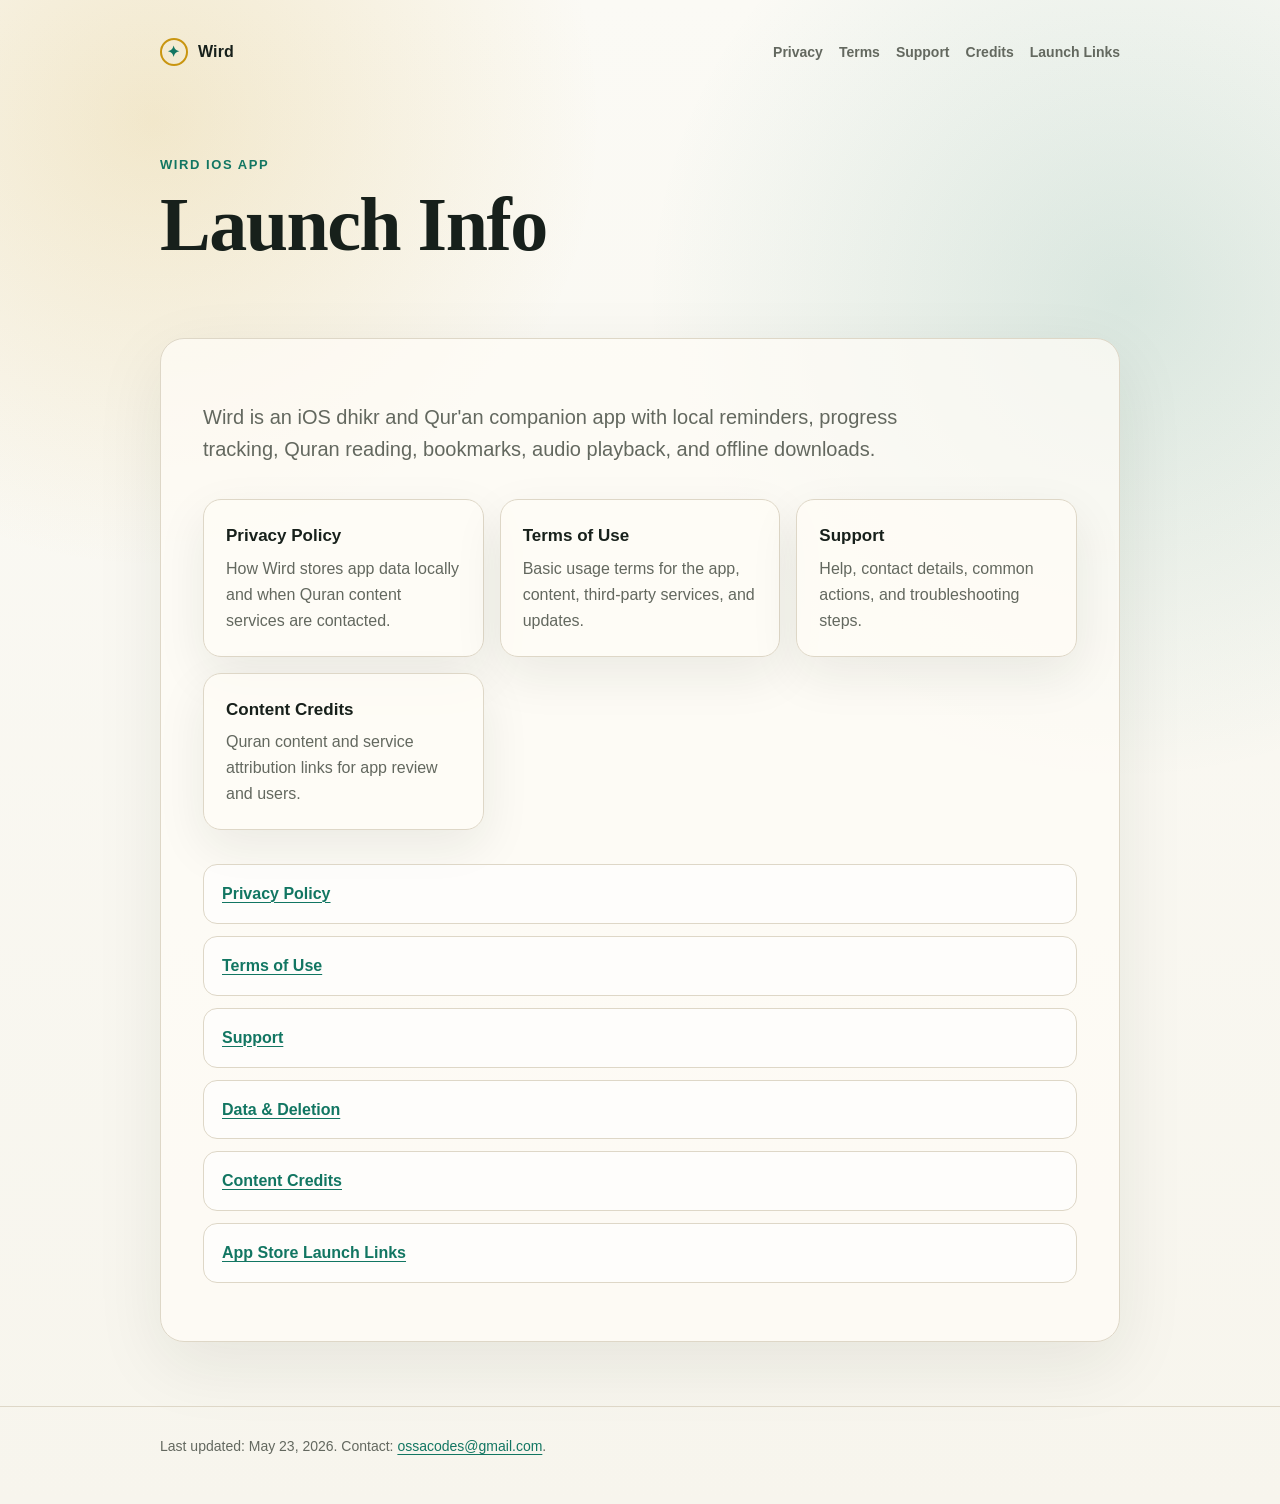
<file: index.html>
<!doctype html>
<html lang="en">
<head>
  <meta charset="utf-8">
  <meta name="viewport" content="width=device-width, initial-scale=1">
  <title>Launch Info · Wird</title>
  <meta name="description" content="Launch information and public policy pages for Wird.">
  <link rel="stylesheet" href="https://ossacodes.github.io/wird-launch-info/style.css">
</head>
<body>

<header class="site-header">
  <div class="container nav">
    <a class="brand" href="https://ossacodes.github.io/wird-launch-info/"><span class="brand-mark">✦</span><span>Wird</span></a>
    <nav class="nav-links" aria-label="Main navigation">
      <a href="https://ossacodes.github.io/wird-launch-info/privacy/">Privacy</a>
      <a href="https://ossacodes.github.io/wird-launch-info/terms/">Terms</a>
      <a href="https://ossacodes.github.io/wird-launch-info/support/">Support</a>
      <a href="https://ossacodes.github.io/wird-launch-info/credits/">Credits</a>
      <a href="https://ossacodes.github.io/wird-launch-info/launch-links/">Launch Links</a>
    </nav>
  </div>
</header>
<main class="container">
  <section class="hero">
    <div class="kicker">Wird iOS App</div>
    <h1>Launch Info</h1>
  </section>
  <article class="content">

<p class="lede">Wird is an iOS dhikr and Qur'an companion app with local reminders, progress tracking, Quran reading, bookmarks, audio playback, and offline downloads.</p>
<div class="card-grid">
  <div class="card"><strong>Privacy Policy</strong><p>How Wird stores app data locally and when Quran content services are contacted.</p></div>
  <div class="card"><strong>Terms of Use</strong><p>Basic usage terms for the app, content, third-party services, and updates.</p></div>
  <div class="card"><strong>Support</strong><p>Help, contact details, common actions, and troubleshooting steps.</p></div>
  <div class="card"><strong>Content Credits</strong><p>Quran content and service attribution links for app review and users.</p></div>
</div>
<ul class="link-list">
  <li><a href="https://ossacodes.github.io/wird-launch-info/privacy/">Privacy Policy</a></li>
  <li><a href="https://ossacodes.github.io/wird-launch-info/terms/">Terms of Use</a></li>
  <li><a href="https://ossacodes.github.io/wird-launch-info/support/">Support</a></li>
  <li><a href="https://ossacodes.github.io/wird-launch-info/data/">Data & Deletion</a></li>
  <li><a href="https://ossacodes.github.io/wird-launch-info/credits/">Content Credits</a></li>
  <li><a href="https://ossacodes.github.io/wird-launch-info/launch-links/">App Store Launch Links</a></li>
</ul>

  </article>
</main>
<footer class="footer">
  <div class="container">Last updated: May 23, 2026. Contact: <a href="mailto:ossacodes@gmail.com">ossacodes@gmail.com</a>.</div>
</footer>
</body>
</html>
</file>
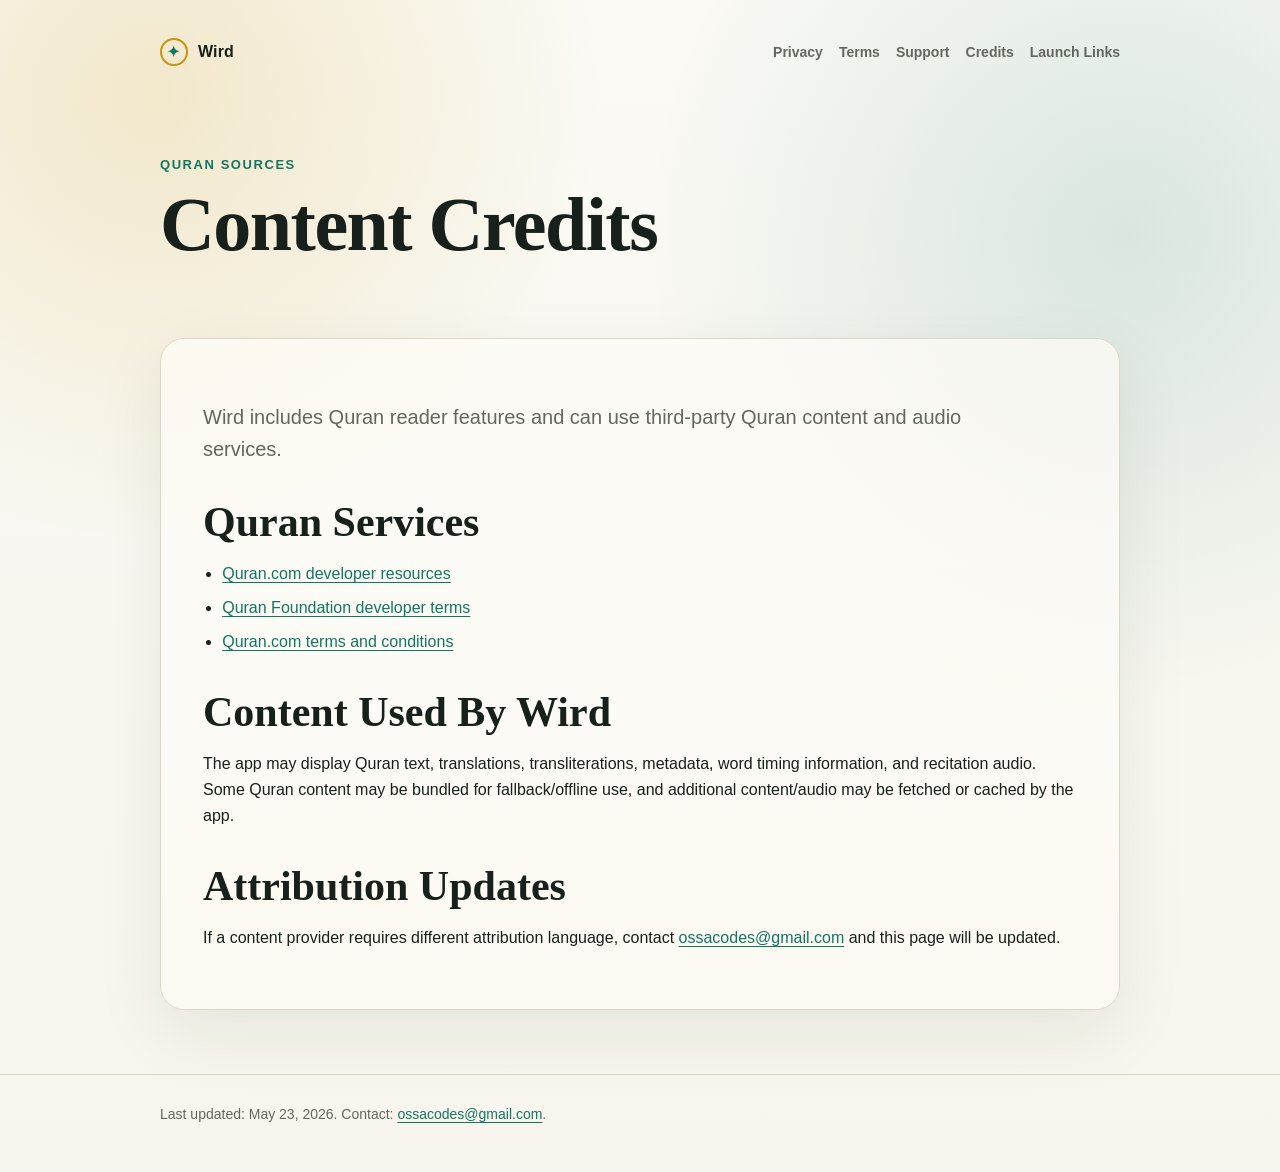
<file: credits/index.html>
<!doctype html>
<html lang="en">
<head>
  <meta charset="utf-8">
  <meta name="viewport" content="width=device-width, initial-scale=1">
  <title>Content Credits · Wird</title>
  <meta name="description" content="Quran content credits and attribution for Wird.">
  <link rel="stylesheet" href="https://ossacodes.github.io/wird-launch-info/style.css">
</head>
<body>

<header class="site-header">
  <div class="container nav">
    <a class="brand" href="https://ossacodes.github.io/wird-launch-info/"><span class="brand-mark">✦</span><span>Wird</span></a>
    <nav class="nav-links" aria-label="Main navigation">
      <a href="https://ossacodes.github.io/wird-launch-info/privacy/">Privacy</a>
      <a href="https://ossacodes.github.io/wird-launch-info/terms/">Terms</a>
      <a href="https://ossacodes.github.io/wird-launch-info/support/">Support</a>
      <a href="https://ossacodes.github.io/wird-launch-info/credits/">Credits</a>
      <a href="https://ossacodes.github.io/wird-launch-info/launch-links/">Launch Links</a>
    </nav>
  </div>
</header>
<main class="container">
  <section class="hero">
    <div class="kicker">Quran Sources</div>
    <h1>Content Credits</h1>
  </section>
  <article class="content">

<p class="lede">Wird includes Quran reader features and can use third-party Quran content and audio services.</p>
<h2>Quran Services</h2>
<ul>
  <li><a href="https://quran.com/en/developers">Quran.com developer resources</a></li>
  <li><a href="https://api-docs.quran.foundation/legal/developer-terms/">Quran Foundation developer terms</a></li>
  <li><a href="https://quran.com/terms-and-conditions">Quran.com terms and conditions</a></li>
</ul>
<h2>Content Used By Wird</h2>
<p>The app may display Quran text, translations, transliterations, metadata, word timing information, and recitation audio. Some Quran content may be bundled for fallback/offline use, and additional content/audio may be fetched or cached by the app.</p>
<h2>Attribution Updates</h2>
<p>If a content provider requires different attribution language, contact <a href="mailto:ossacodes@gmail.com">ossacodes@gmail.com</a> and this page will be updated.</p>

  </article>
</main>
<footer class="footer">
  <div class="container">Last updated: May 23, 2026. Contact: <a href="mailto:ossacodes@gmail.com">ossacodes@gmail.com</a>.</div>
</footer>
</body>
</html>
</file>
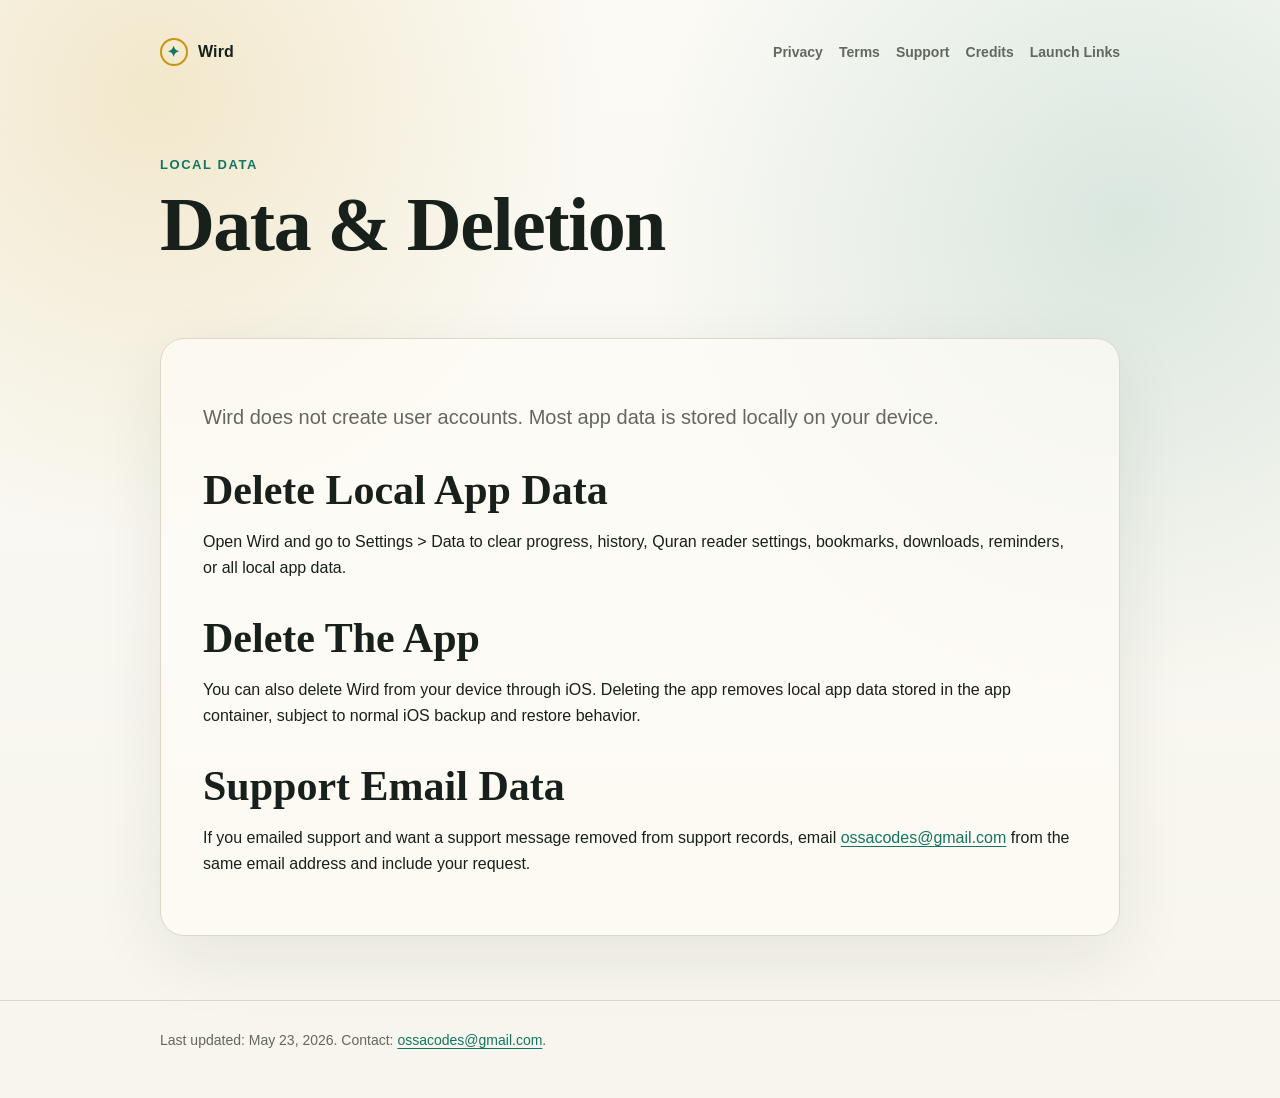
<file: data/index.html>
<!doctype html>
<html lang="en">
<head>
  <meta charset="utf-8">
  <meta name="viewport" content="width=device-width, initial-scale=1">
  <title>Data & Deletion · Wird</title>
  <meta name="description" content="Data deletion information for Wird.">
  <link rel="stylesheet" href="https://ossacodes.github.io/wird-launch-info/style.css">
</head>
<body>

<header class="site-header">
  <div class="container nav">
    <a class="brand" href="https://ossacodes.github.io/wird-launch-info/"><span class="brand-mark">✦</span><span>Wird</span></a>
    <nav class="nav-links" aria-label="Main navigation">
      <a href="https://ossacodes.github.io/wird-launch-info/privacy/">Privacy</a>
      <a href="https://ossacodes.github.io/wird-launch-info/terms/">Terms</a>
      <a href="https://ossacodes.github.io/wird-launch-info/support/">Support</a>
      <a href="https://ossacodes.github.io/wird-launch-info/credits/">Credits</a>
      <a href="https://ossacodes.github.io/wird-launch-info/launch-links/">Launch Links</a>
    </nav>
  </div>
</header>
<main class="container">
  <section class="hero">
    <div class="kicker">Local Data</div>
    <h1>Data & Deletion</h1>
  </section>
  <article class="content">

<p class="lede">Wird does not create user accounts. Most app data is stored locally on your device.</p>
<h2>Delete Local App Data</h2>
<p>Open Wird and go to Settings &gt; Data to clear progress, history, Quran reader settings, bookmarks, downloads, reminders, or all local app data.</p>
<h2>Delete The App</h2>
<p>You can also delete Wird from your device through iOS. Deleting the app removes local app data stored in the app container, subject to normal iOS backup and restore behavior.</p>
<h2>Support Email Data</h2>
<p>If you emailed support and want a support message removed from support records, email <a href="mailto:ossacodes@gmail.com">ossacodes@gmail.com</a> from the same email address and include your request.</p>

  </article>
</main>
<footer class="footer">
  <div class="container">Last updated: May 23, 2026. Contact: <a href="mailto:ossacodes@gmail.com">ossacodes@gmail.com</a>.</div>
</footer>
</body>
</html>
</file>
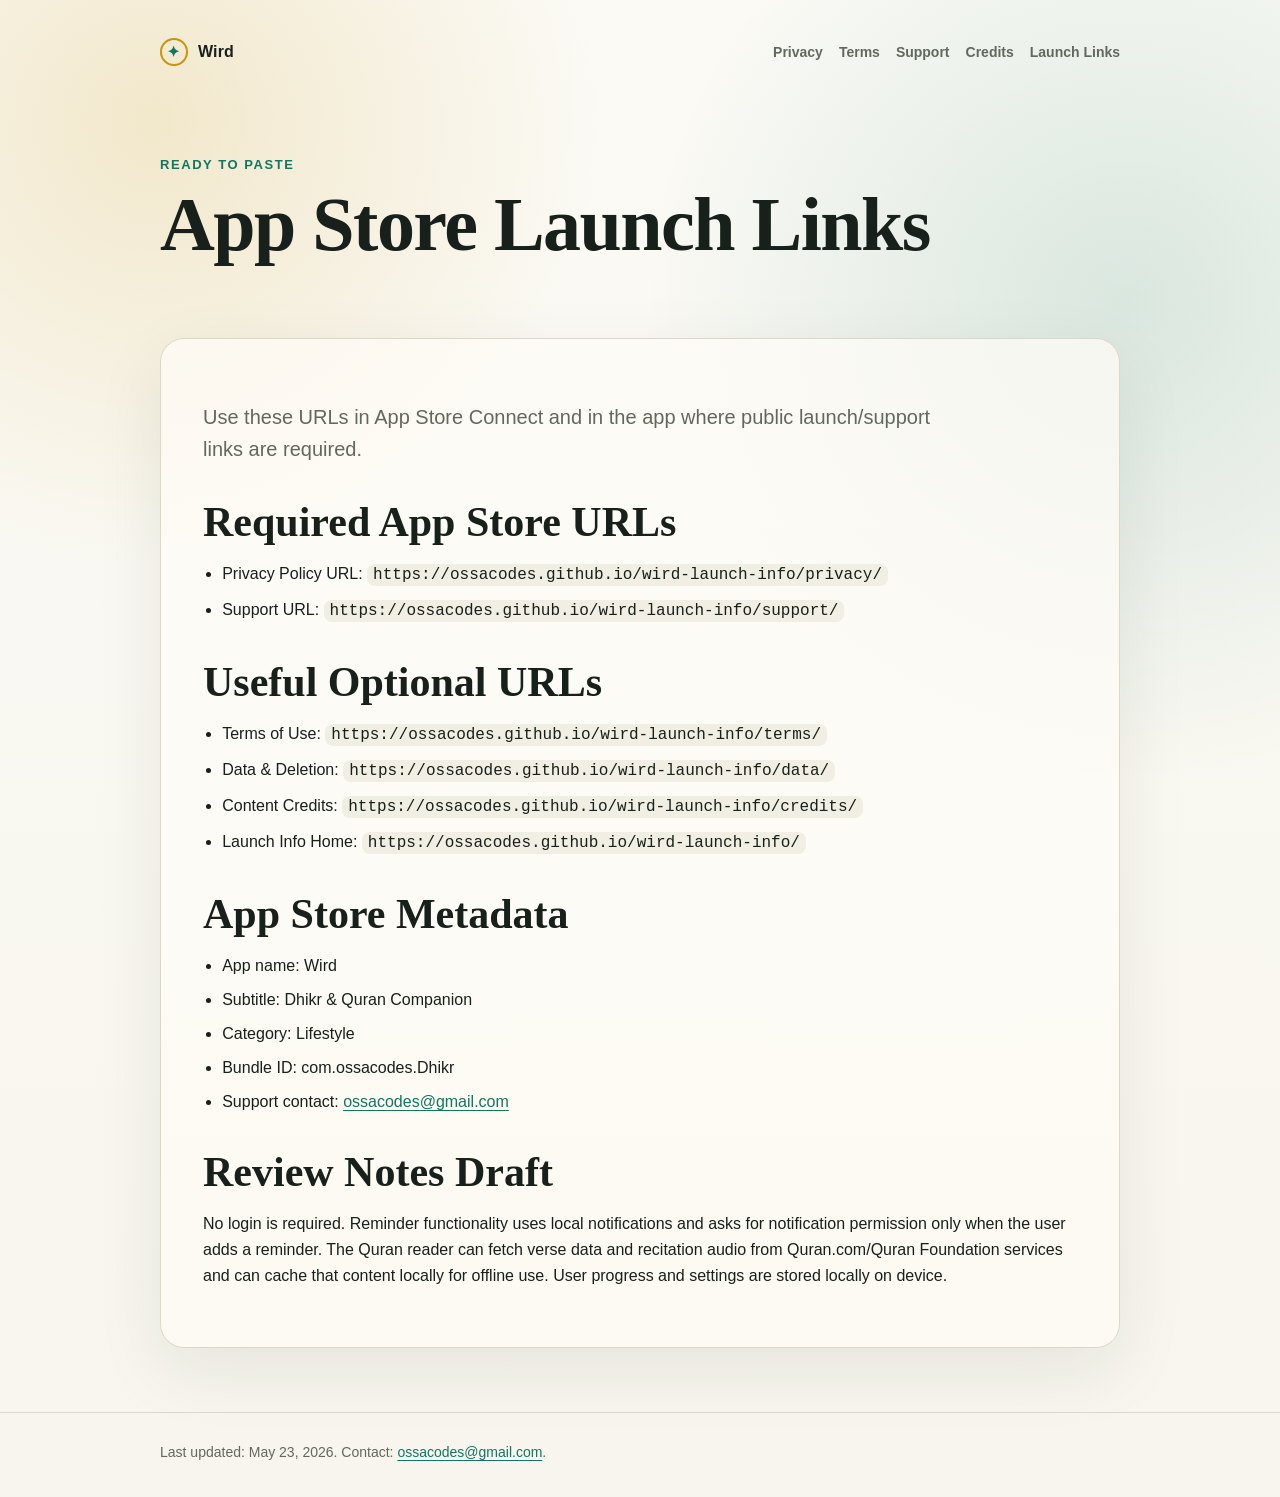
<file: launch-links/index.html>
<!doctype html>
<html lang="en">
<head>
  <meta charset="utf-8">
  <meta name="viewport" content="width=device-width, initial-scale=1">
  <title>App Store Launch Links · Wird</title>
  <meta name="description" content="App Store Connect launch links for Wird.">
  <link rel="stylesheet" href="https://ossacodes.github.io/wird-launch-info/style.css">
</head>
<body>

<header class="site-header">
  <div class="container nav">
    <a class="brand" href="https://ossacodes.github.io/wird-launch-info/"><span class="brand-mark">✦</span><span>Wird</span></a>
    <nav class="nav-links" aria-label="Main navigation">
      <a href="https://ossacodes.github.io/wird-launch-info/privacy/">Privacy</a>
      <a href="https://ossacodes.github.io/wird-launch-info/terms/">Terms</a>
      <a href="https://ossacodes.github.io/wird-launch-info/support/">Support</a>
      <a href="https://ossacodes.github.io/wird-launch-info/credits/">Credits</a>
      <a href="https://ossacodes.github.io/wird-launch-info/launch-links/">Launch Links</a>
    </nav>
  </div>
</header>
<main class="container">
  <section class="hero">
    <div class="kicker">Ready To Paste</div>
    <h1>App Store Launch Links</h1>
  </section>
  <article class="content">

<p class="lede">Use these URLs in App Store Connect and in the app where public launch/support links are required.</p>
<h2>Required App Store URLs</h2>
<ul>
  <li>Privacy Policy URL: <span class="code">https://ossacodes.github.io/wird-launch-info/privacy/</span></li>
  <li>Support URL: <span class="code">https://ossacodes.github.io/wird-launch-info/support/</span></li>
</ul>
<h2>Useful Optional URLs</h2>
<ul>
  <li>Terms of Use: <span class="code">https://ossacodes.github.io/wird-launch-info/terms/</span></li>
  <li>Data &amp; Deletion: <span class="code">https://ossacodes.github.io/wird-launch-info/data/</span></li>
  <li>Content Credits: <span class="code">https://ossacodes.github.io/wird-launch-info/credits/</span></li>
  <li>Launch Info Home: <span class="code">https://ossacodes.github.io/wird-launch-info/</span></li>
</ul>
<h2>App Store Metadata</h2>
<ul>
  <li>App name: Wird</li>
  <li>Subtitle: Dhikr &amp; Quran Companion</li>
  <li>Category: Lifestyle</li>
  <li>Bundle ID: com.ossacodes.Dhikr</li>
  <li>Support contact: <a href="mailto:ossacodes@gmail.com">ossacodes@gmail.com</a></li>
</ul>
<h2>Review Notes Draft</h2>
<p>No login is required. Reminder functionality uses local notifications and asks for notification permission only when the user adds a reminder. The Quran reader can fetch verse data and recitation audio from Quran.com/Quran Foundation services and can cache that content locally for offline use. User progress and settings are stored locally on device.</p>

  </article>
</main>
<footer class="footer">
  <div class="container">Last updated: May 23, 2026. Contact: <a href="mailto:ossacodes@gmail.com">ossacodes@gmail.com</a>.</div>
</footer>
</body>
</html>
</file>
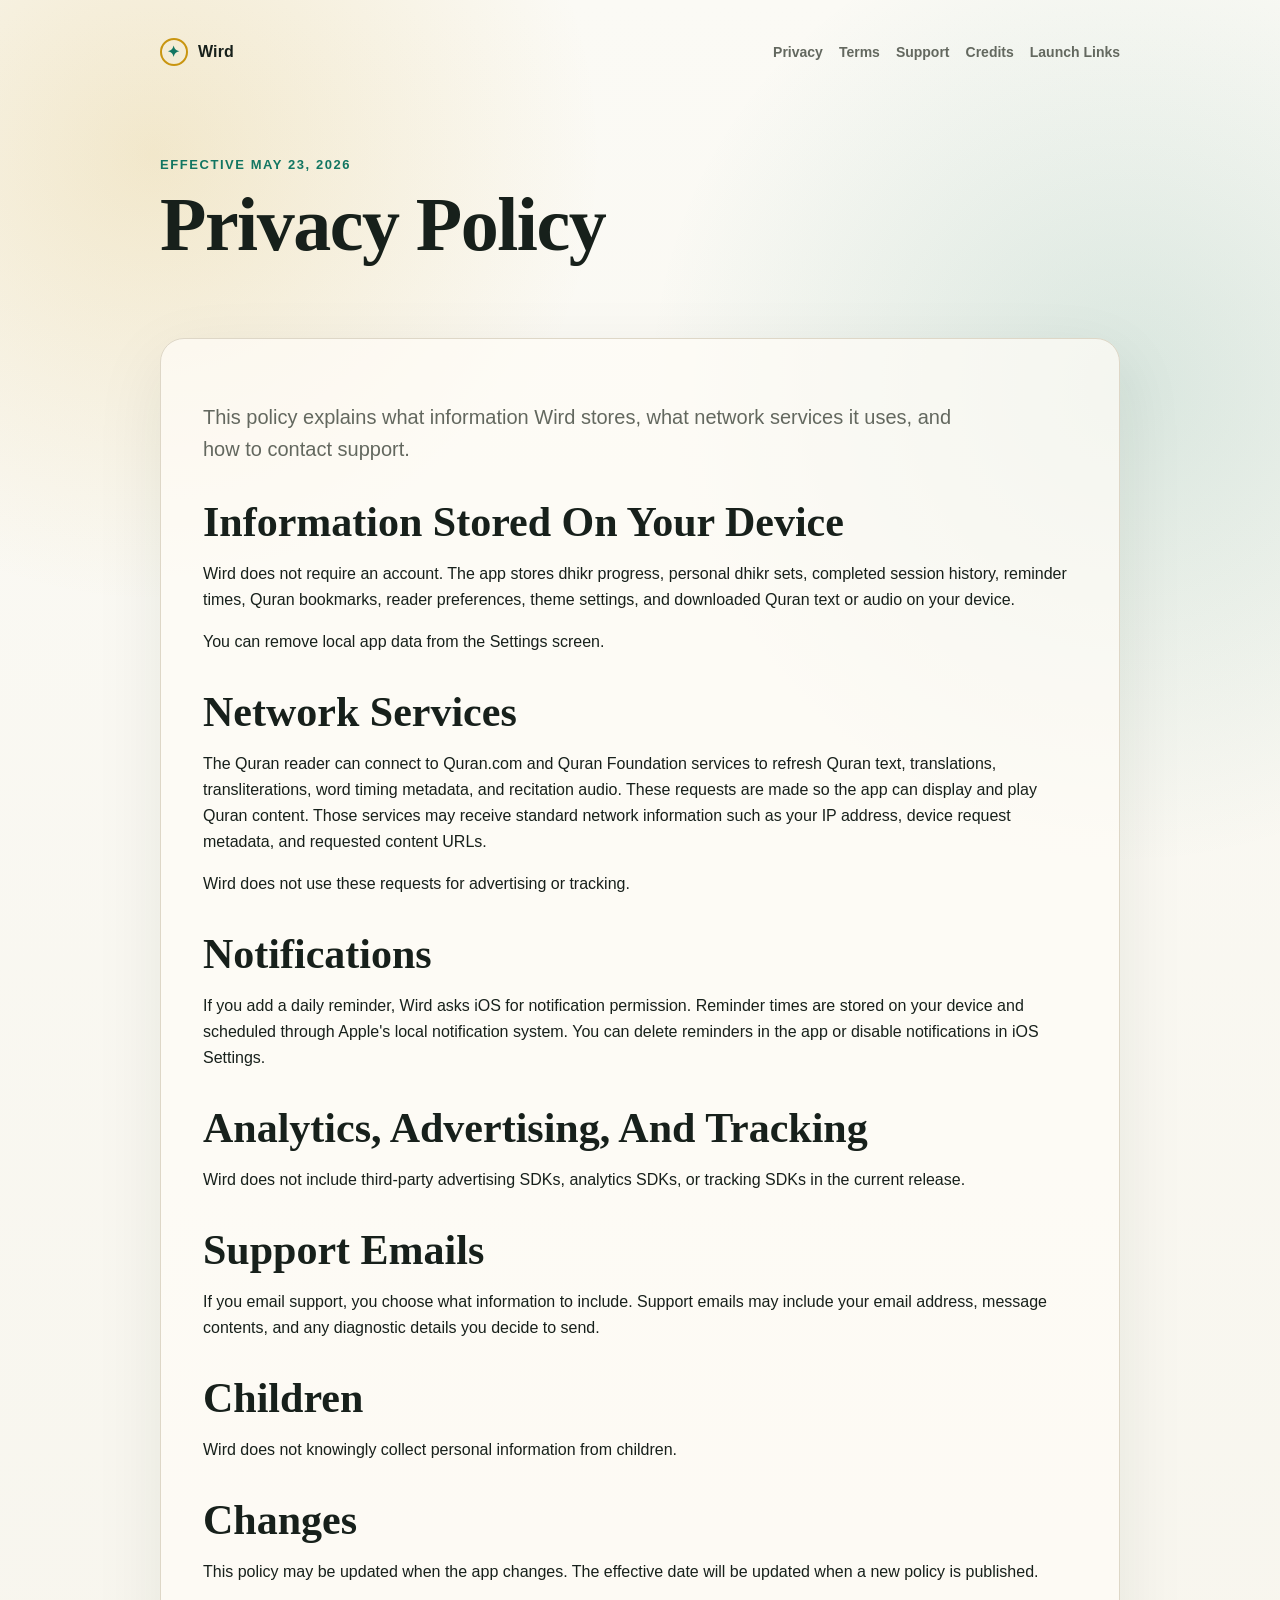
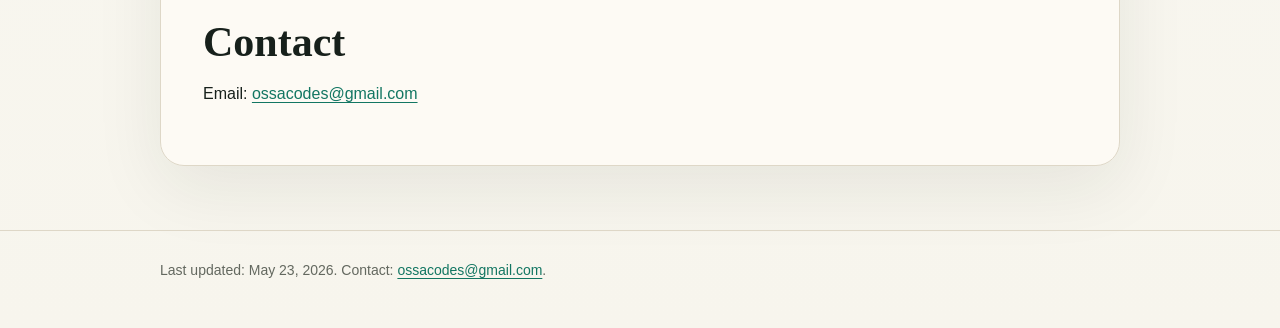
<file: privacy/index.html>
<!doctype html>
<html lang="en">
<head>
  <meta charset="utf-8">
  <meta name="viewport" content="width=device-width, initial-scale=1">
  <title>Privacy Policy · Wird</title>
  <meta name="description" content="Wird privacy policy.">
  <link rel="stylesheet" href="https://ossacodes.github.io/wird-launch-info/style.css">
</head>
<body>

<header class="site-header">
  <div class="container nav">
    <a class="brand" href="https://ossacodes.github.io/wird-launch-info/"><span class="brand-mark">✦</span><span>Wird</span></a>
    <nav class="nav-links" aria-label="Main navigation">
      <a href="https://ossacodes.github.io/wird-launch-info/privacy/">Privacy</a>
      <a href="https://ossacodes.github.io/wird-launch-info/terms/">Terms</a>
      <a href="https://ossacodes.github.io/wird-launch-info/support/">Support</a>
      <a href="https://ossacodes.github.io/wird-launch-info/credits/">Credits</a>
      <a href="https://ossacodes.github.io/wird-launch-info/launch-links/">Launch Links</a>
    </nav>
  </div>
</header>
<main class="container">
  <section class="hero">
    <div class="kicker">Effective May 23, 2026</div>
    <h1>Privacy Policy</h1>
  </section>
  <article class="content">

<p class="lede">This policy explains what information Wird stores, what network services it uses, and how to contact support.</p>
<h2>Information Stored On Your Device</h2>
<p>Wird does not require an account. The app stores dhikr progress, personal dhikr sets, completed session history, reminder times, Quran bookmarks, reader preferences, theme settings, and downloaded Quran text or audio on your device.</p>
<p>You can remove local app data from the Settings screen.</p>
<h2>Network Services</h2>
<p>The Quran reader can connect to Quran.com and Quran Foundation services to refresh Quran text, translations, transliterations, word timing metadata, and recitation audio. These requests are made so the app can display and play Quran content. Those services may receive standard network information such as your IP address, device request metadata, and requested content URLs.</p>
<p>Wird does not use these requests for advertising or tracking.</p>
<h2>Notifications</h2>
<p>If you add a daily reminder, Wird asks iOS for notification permission. Reminder times are stored on your device and scheduled through Apple's local notification system. You can delete reminders in the app or disable notifications in iOS Settings.</p>
<h2>Analytics, Advertising, And Tracking</h2>
<p>Wird does not include third-party advertising SDKs, analytics SDKs, or tracking SDKs in the current release.</p>
<h2>Support Emails</h2>
<p>If you email support, you choose what information to include. Support emails may include your email address, message contents, and any diagnostic details you decide to send.</p>
<h2>Children</h2>
<p>Wird does not knowingly collect personal information from children.</p>
<h2>Changes</h2>
<p>This policy may be updated when the app changes. The effective date will be updated when a new policy is published.</p>
<h2>Contact</h2>
<p>Email: <a href="mailto:ossacodes@gmail.com">ossacodes@gmail.com</a></p>

  </article>
</main>
<footer class="footer">
  <div class="container">Last updated: May 23, 2026. Contact: <a href="mailto:ossacodes@gmail.com">ossacodes@gmail.com</a>.</div>
</footer>
</body>
</html>
</file>
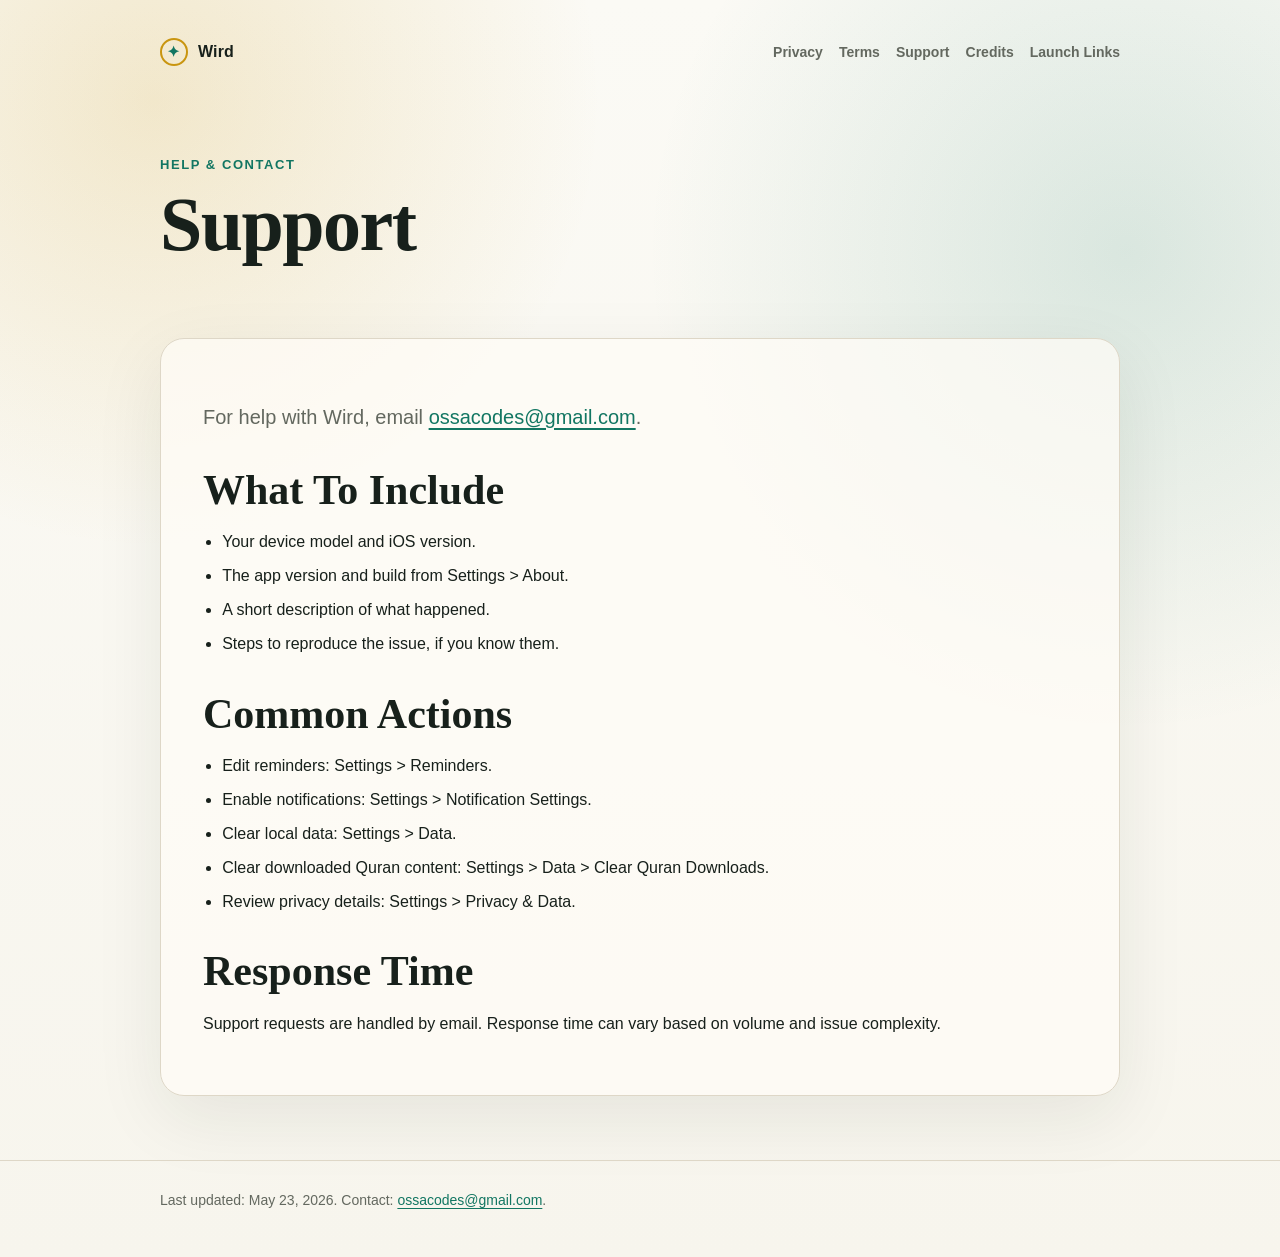
<file: support/index.html>
<!doctype html>
<html lang="en">
<head>
  <meta charset="utf-8">
  <meta name="viewport" content="width=device-width, initial-scale=1">
  <title>Support · Wird</title>
  <meta name="description" content="Support information for Wird.">
  <link rel="stylesheet" href="https://ossacodes.github.io/wird-launch-info/style.css">
</head>
<body>

<header class="site-header">
  <div class="container nav">
    <a class="brand" href="https://ossacodes.github.io/wird-launch-info/"><span class="brand-mark">✦</span><span>Wird</span></a>
    <nav class="nav-links" aria-label="Main navigation">
      <a href="https://ossacodes.github.io/wird-launch-info/privacy/">Privacy</a>
      <a href="https://ossacodes.github.io/wird-launch-info/terms/">Terms</a>
      <a href="https://ossacodes.github.io/wird-launch-info/support/">Support</a>
      <a href="https://ossacodes.github.io/wird-launch-info/credits/">Credits</a>
      <a href="https://ossacodes.github.io/wird-launch-info/launch-links/">Launch Links</a>
    </nav>
  </div>
</header>
<main class="container">
  <section class="hero">
    <div class="kicker">Help & Contact</div>
    <h1>Support</h1>
  </section>
  <article class="content">

<p class="lede">For help with Wird, email <a href="mailto:ossacodes@gmail.com">ossacodes@gmail.com</a>.</p>
<h2>What To Include</h2>
<ul>
  <li>Your device model and iOS version.</li>
  <li>The app version and build from Settings &gt; About.</li>
  <li>A short description of what happened.</li>
  <li>Steps to reproduce the issue, if you know them.</li>
</ul>
<h2>Common Actions</h2>
<ul>
  <li>Edit reminders: Settings &gt; Reminders.</li>
  <li>Enable notifications: Settings &gt; Notification Settings.</li>
  <li>Clear local data: Settings &gt; Data.</li>
  <li>Clear downloaded Quran content: Settings &gt; Data &gt; Clear Quran Downloads.</li>
  <li>Review privacy details: Settings &gt; Privacy &amp; Data.</li>
</ul>
<h2>Response Time</h2>
<p>Support requests are handled by email. Response time can vary based on volume and issue complexity.</p>

  </article>
</main>
<footer class="footer">
  <div class="container">Last updated: May 23, 2026. Contact: <a href="mailto:ossacodes@gmail.com">ossacodes@gmail.com</a>.</div>
</footer>
</body>
</html>
</file>
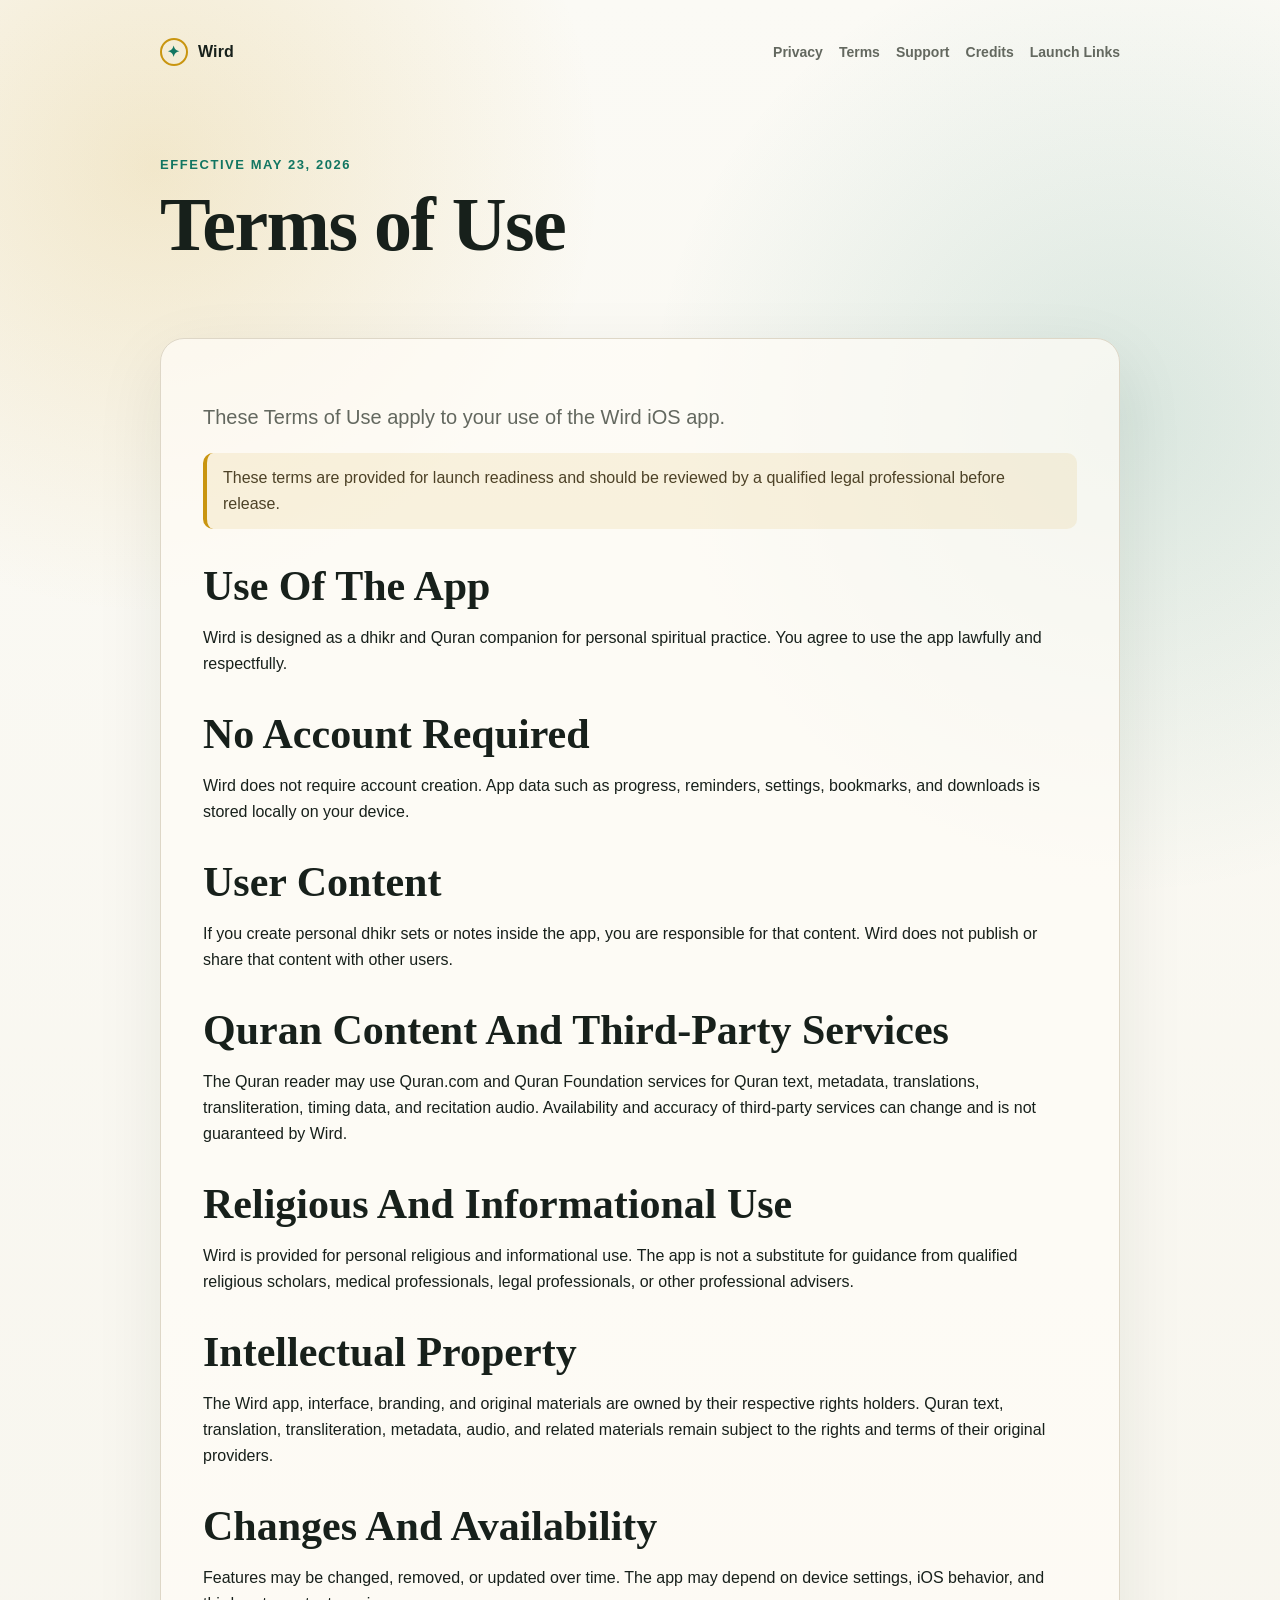
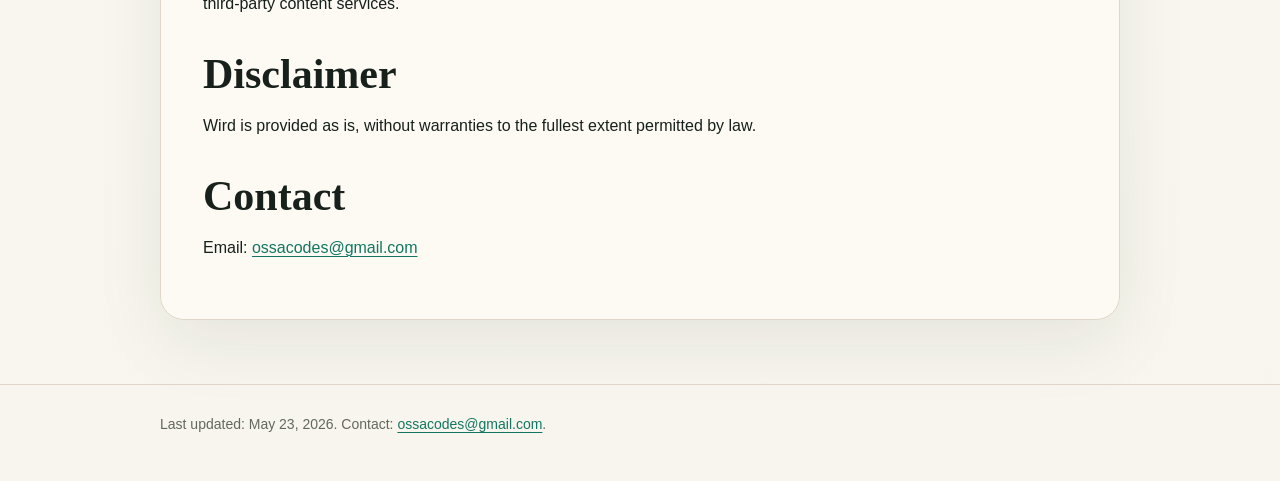
<file: terms/index.html>
<!doctype html>
<html lang="en">
<head>
  <meta charset="utf-8">
  <meta name="viewport" content="width=device-width, initial-scale=1">
  <title>Terms of Use · Wird</title>
  <meta name="description" content="Wird terms of use.">
  <link rel="stylesheet" href="https://ossacodes.github.io/wird-launch-info/style.css">
</head>
<body>

<header class="site-header">
  <div class="container nav">
    <a class="brand" href="https://ossacodes.github.io/wird-launch-info/"><span class="brand-mark">✦</span><span>Wird</span></a>
    <nav class="nav-links" aria-label="Main navigation">
      <a href="https://ossacodes.github.io/wird-launch-info/privacy/">Privacy</a>
      <a href="https://ossacodes.github.io/wird-launch-info/terms/">Terms</a>
      <a href="https://ossacodes.github.io/wird-launch-info/support/">Support</a>
      <a href="https://ossacodes.github.io/wird-launch-info/credits/">Credits</a>
      <a href="https://ossacodes.github.io/wird-launch-info/launch-links/">Launch Links</a>
    </nav>
  </div>
</header>
<main class="container">
  <section class="hero">
    <div class="kicker">Effective May 23, 2026</div>
    <h1>Terms of Use</h1>
  </section>
  <article class="content">

<p class="lede">These Terms of Use apply to your use of the Wird iOS app.</p>
<div class="notice">These terms are provided for launch readiness and should be reviewed by a qualified legal professional before release.</div>
<h2>Use Of The App</h2>
<p>Wird is designed as a dhikr and Quran companion for personal spiritual practice. You agree to use the app lawfully and respectfully.</p>
<h2>No Account Required</h2>
<p>Wird does not require account creation. App data such as progress, reminders, settings, bookmarks, and downloads is stored locally on your device.</p>
<h2>User Content</h2>
<p>If you create personal dhikr sets or notes inside the app, you are responsible for that content. Wird does not publish or share that content with other users.</p>
<h2>Quran Content And Third-Party Services</h2>
<p>The Quran reader may use Quran.com and Quran Foundation services for Quran text, metadata, translations, transliteration, timing data, and recitation audio. Availability and accuracy of third-party services can change and is not guaranteed by Wird.</p>
<h2>Religious And Informational Use</h2>
<p>Wird is provided for personal religious and informational use. The app is not a substitute for guidance from qualified religious scholars, medical professionals, legal professionals, or other professional advisers.</p>
<h2>Intellectual Property</h2>
<p>The Wird app, interface, branding, and original materials are owned by their respective rights holders. Quran text, translation, transliteration, metadata, audio, and related materials remain subject to the rights and terms of their original providers.</p>
<h2>Changes And Availability</h2>
<p>Features may be changed, removed, or updated over time. The app may depend on device settings, iOS behavior, and third-party content services.</p>
<h2>Disclaimer</h2>
<p>Wird is provided as is, without warranties to the fullest extent permitted by law.</p>
<h2>Contact</h2>
<p>Email: <a href="mailto:ossacodes@gmail.com">ossacodes@gmail.com</a></p>

  </article>
</main>
<footer class="footer">
  <div class="container">Last updated: May 23, 2026. Contact: <a href="mailto:ossacodes@gmail.com">ossacodes@gmail.com</a>.</div>
</footer>
</body>
</html>
</file>
